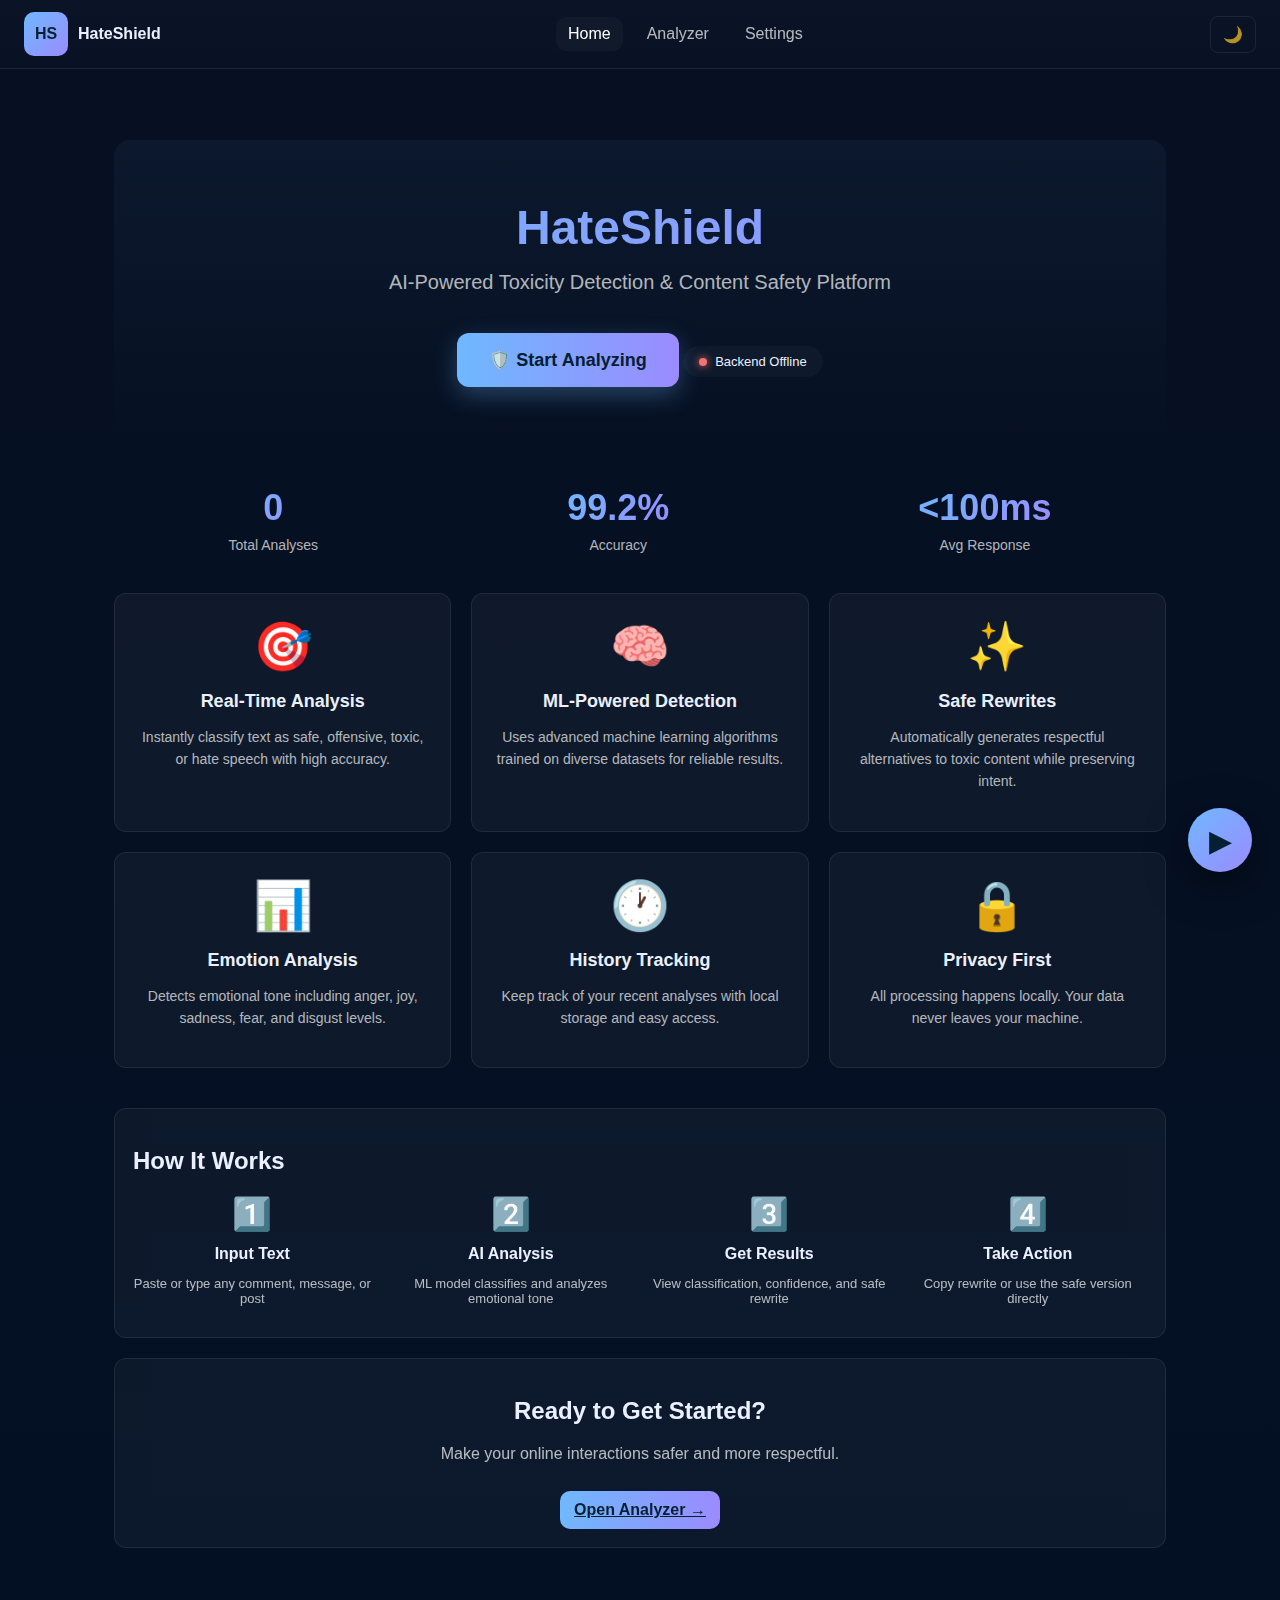
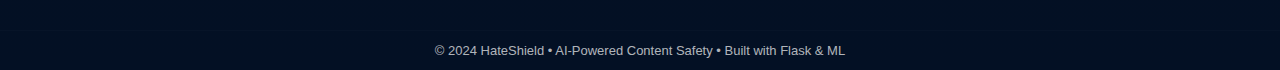
<file: frontend/index.html>
<!doctype html>
<html>
<head>
  <meta charset="utf-8" />
  <meta name="viewport" content="width=device-width,initial-scale=1" />
  <title>HateShield — AI-Powered Content Safety</title>
  <link rel="stylesheet" href="css/style.css">
  <link rel="stylesheet" href="css/animations.css">
  <style>
    .hero-section {
      text-align: center;
      padding: 60px 20px;
      background: linear-gradient(180deg, rgba(111,184,255,0.05), transparent);
      border-radius: 16px;
      margin: 20px 0;
    }
    
    .hero-title {
      font-size: 48px;
      font-weight: 800;
      margin: 0;
      background: linear-gradient(135deg, var(--accent), var(--accent2));
      -webkit-background-clip: text;
      -webkit-text-fill-color: transparent;
      background-clip: text;
    }
    
    .hero-subtitle {
      font-size: 20px;
      color: var(--muted);
      margin: 16px 0 32px;
    }
    
    .cta-button {
      background: linear-gradient(90deg, var(--accent), var(--accent2));
      color: #052033;
      padding: 16px 32px;
      border-radius: 12px;
      border: none;
      cursor: pointer;
      font-weight: 700;
      font-size: 18px;
      text-decoration: none;
      display: inline-block;
      transition: transform 0.2s, box-shadow 0.2s;
      box-shadow: 0 8px 24px rgba(111,184,255,0.3);
    }
    
    .cta-button:hover {
      transform: translateY(-2px);
      box-shadow: 0 12px 32px rgba(111,184,255,0.4);
    }
    
    .features-grid {
      display: grid;
      grid-template-columns: repeat(auto-fit, minmax(280px, 1fr));
      gap: 20px;
      margin: 40px 0;
    }
    
    .feature-card {
      background: var(--glass-bg);
      border: 1px solid var(--glass-border);
      padding: 24px;
      border-radius: 12px;
      text-align: center;
      transition: all 0.3s;
    }
    
    .feature-card:hover {
      transform: translateY(-4px);
      border-color: var(--accent);
      background: rgba(255,255,255,0.06);
    }
    
    .feature-icon {
      font-size: 48px;
      margin-bottom: 16px;
    }
    
    .feature-title {
      font-size: 18px;
      font-weight: 700;
      margin: 12px 0;
    }
    
    .feature-desc {
      color: var(--muted);
      font-size: 14px;
      line-height: 1.6;
    }
    
    .stats-row {
      display: flex;
      justify-content: space-around;
      margin: 40px 0;
      flex-wrap: wrap;
      gap: 20px;
    }
    
    .stat-item {
      text-align: center;
    }
    
    .stat-number {
      font-size: 36px;
      font-weight: 800;
      background: linear-gradient(135deg, var(--accent), var(--accent2));
      -webkit-background-clip: text;
      -webkit-text-fill-color: transparent;
      background-clip: text;
    }
    
    .stat-label {
      color: var(--muted);
      font-size: 14px;
      margin-top: 8px;
    }
    
    .status-indicator {
      display: inline-flex;
      align-items: center;
      gap: 8px;
      padding: 8px 16px;
      background: rgba(255,255,255,0.03);
      border-radius: 20px;
      font-size: 13px;
      margin-top: 20px;
    }
    
    .status-dot {
      width: 8px;
      height: 8px;
      border-radius: 50%;
      background: #4ade80;
      box-shadow: 0 0 8px #4ade80;
      animation: pulse 2s infinite;
    }
    
    @keyframes pulse {
      0%, 100% { opacity: 1; }
      50% { opacity: 0.5; }
    }
    
    .status-dot.offline {
      background: #f87171;
      box-shadow: 0 0 8px #f87171;
    }
  </style>
</head>
<body class="fade-in">
  <nav class="glass-nav">
    <div class="logo" onclick="location.href='index.html'">
      <div class="logo-mark">HS</div><div class="logo-text">HateShield</div>
    </div>
    <div class="nav-center">
      <a class="nav-link active" href="index.html">Home</a>
      <a class="nav-link" href="dashboard.html">Analyzer</a>
      <a class="nav-link" href="settings.html">Settings</a>
    </div>
    <div class="nav-right">
      <button id="themeToggle" class="icon-btn" onclick="toggleTheme()">🌙</button>
    </div>
  </nav>

  <main class="container">
    <div class="hero-section fade-in">
      <h1 class="hero-title">HateShield</h1>
      <p class="hero-subtitle">AI-Powered Toxicity Detection & Content Safety Platform</p>
      <a href="dashboard.html" class="cta-button">🛡️ Start Analyzing</a>
      
      <div class="status-indicator" id="backendStatus">
        <span class="status-dot offline" id="statusDot"></span>
        <span id="statusText">Checking backend...</span>
      </div>
    </div>

    <div class="stats-row slide-up">
      <div class="stat-item">
        <div class="stat-number" id="totalAnalyses">0</div>
        <div class="stat-label">Total Analyses</div>
      </div>
      <div class="stat-item">
        <div class="stat-number">99.2%</div>
        <div class="stat-label">Accuracy</div>
      </div>
      <div class="stat-item">
        <div class="stat-number">&lt;100ms</div>
        <div class="stat-label">Avg Response</div>
      </div>
    </div>

    <section class="features-grid slide-up">
      <div class="feature-card">
        <div class="feature-icon">🎯</div>
        <h3 class="feature-title">Real-Time Analysis</h3>
        <p class="feature-desc">Instantly classify text as safe, offensive, toxic, or hate speech with high accuracy.</p>
      </div>

      <div class="feature-card">
        <div class="feature-icon">🧠</div>
        <h3 class="feature-title">ML-Powered Detection</h3>
        <p class="feature-desc">Uses advanced machine learning algorithms trained on diverse datasets for reliable results.</p>
      </div>

      <div class="feature-card">
        <div class="feature-icon">✨</div>
        <h3 class="feature-title">Safe Rewrites</h3>
        <p class="feature-desc">Automatically generates respectful alternatives to toxic content while preserving intent.</p>
      </div>

      <div class="feature-card">
        <div class="feature-icon">📊</div>
        <h3 class="feature-title">Emotion Analysis</h3>
        <p class="feature-desc">Detects emotional tone including anger, joy, sadness, fear, and disgust levels.</p>
      </div>

      <div class="feature-card">
        <div class="feature-icon">🕐</div>
        <h3 class="feature-title">History Tracking</h3>
        <p class="feature-desc">Keep track of your recent analyses with local storage and easy access.</p>
      </div>

      <div class="feature-card">
        <div class="feature-icon">🔒</div>
        <h3 class="feature-title">Privacy First</h3>
        <p class="feature-desc">All processing happens locally. Your data never leaves your machine.</p>
      </div>
    </section>

    <section class="glass-card slide-up" style="margin-top: 40px;">
      <h2>How It Works</h2>
      <div style="display: grid; grid-template-columns: repeat(auto-fit, minmax(200px, 1fr)); gap: 20px; margin-top: 20px;">
        <div style="text-align: center;">
          <div style="font-size: 32px; margin-bottom: 12px;">1️⃣</div>
          <h4 style="margin: 8px 0;">Input Text</h4>
          <p class="muted" style="font-size: 13px;">Paste or type any comment, message, or post</p>
        </div>
        <div style="text-align: center;">
          <div style="font-size: 32px; margin-bottom: 12px;">2️⃣</div>
          <h4 style="margin: 8px 0;">AI Analysis</h4>
          <p class="muted" style="font-size: 13px;">ML model classifies and analyzes emotional tone</p>
        </div>
        <div style="text-align: center;">
          <div style="font-size: 32px; margin-bottom: 12px;">3️⃣</div>
          <h4 style="margin: 8px 0;">Get Results</h4>
          <p class="muted" style="font-size: 13px;">View classification, confidence, and safe rewrite</p>
        </div>
        <div style="text-align: center;">
          <div style="font-size: 32px; margin-bottom: 12px;">4️⃣</div>
          <h4 style="margin: 8px 0;">Take Action</h4>
          <p class="muted" style="font-size: 13px;">Copy rewrite or use the safe version directly</p>
        </div>
      </div>
    </section>

    <section class="glass-card slide-up" style="margin-top: 20px; text-align: center;">
      <h2>Ready to Get Started?</h2>
      <p class="muted" style="margin: 16px 0;">Make your online interactions safer and more respectful.</p>
      <a href="dashboard.html" class="primary-btn" style="margin-top: 12px; display: inline-block;">
        Open Analyzer →
      </a>
    </section>
  </main>

  <footer class="glass-footer">© 2024 HateShield • AI-Powered Content Safety • Built with Flask & ML</footer>

  <button class="fab" onclick="location.href='dashboard.html'">▶</button>

  <script>
    // Check backend status
    async function checkBackend() {
      const statusDot = document.getElementById('statusDot');
      const statusText = document.getElementById('statusText');
      
      try {
        const resp = await fetch('http://127.0.0.1:5000/');
        if (resp.ok) {
          statusDot.classList.remove('offline');
          statusText.textContent = 'Backend Online';
        } else {
          throw new Error('Backend not responding');
        }
      } catch (e) {
        statusDot.classList.add('offline');
        statusText.textContent = 'Backend Offline';
      }
    }

    // Load stats
    function loadStats() {
      const history = JSON.parse(localStorage.getItem('hs_history') || '[]');
      document.getElementById('totalAnalyses').textContent = history.length;
    }

    function toggleTheme() {
      document.documentElement.classList.toggle('light-theme');
      const icon = document.getElementById('themeToggle');
      icon.textContent = document.documentElement.classList.contains('light-theme') ? '☀️' : '🌙';
    }

    // Initialize
    document.addEventListener('DOMContentLoaded', () => {
      checkBackend();
      loadStats();
      setInterval(checkBackend, 5000); // Check every 5 seconds
    });
  </script>
</body>
</html>
</file>
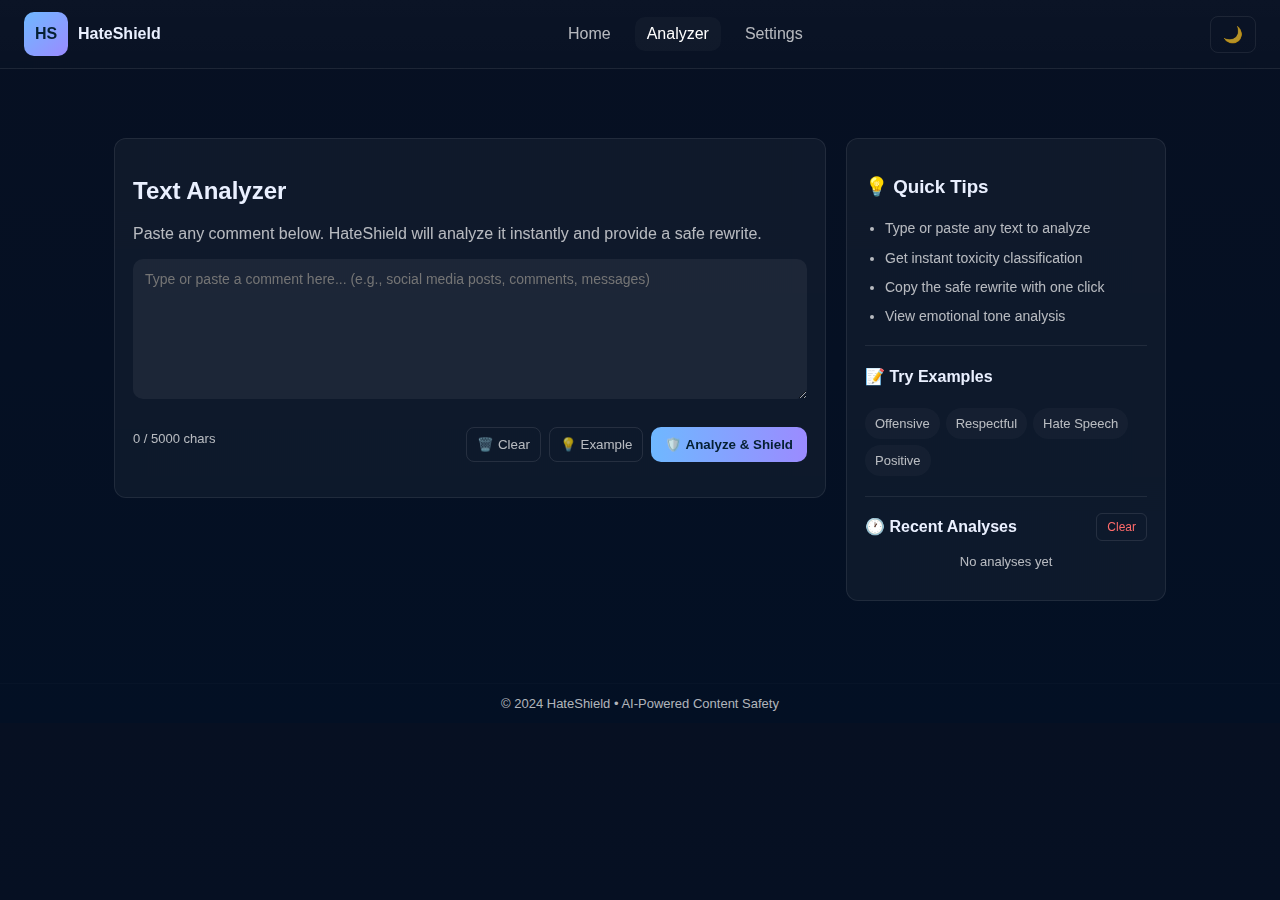
<file: frontend/dashboard.html>
<!doctype html>
<html>
<head>
  <meta charset="utf-8" />
  <meta name="viewport" content="width=device-width,initial-scale=1" />
  <title>HateShield — Analyzer</title>
  <link rel="stylesheet" href="css/style.css">
  <link rel="stylesheet" href="css/animations.css">
  <style>
    /* Enhanced UX improvements */
    .input-wrapper {
      position: relative;
    }
    
    .char-limit-warning {
      color: #ff9966;
      font-weight: 600;
    }
    
    .char-limit-error {
      color: #ff6b6b;
      font-weight: 600;
    }
    
    .quick-actions {
      display: flex;
      gap: 8px;
      margin-top: 12px;
    }
    
    .result-block {
      animation: slideUp 0.3s ease-out;
    }
    
    .classification-badge {
      display: inline-flex;
      align-items: center;
      gap: 6px;
    }
    
    .classification-badge::before {
      content: '';
      width: 8px;
      height: 8px;
      border-radius: 50%;
      display: inline-block;
    }
    
    .badge-safe::before {
      background: #4ade80;
      box-shadow: 0 0 8px #4ade80;
    }
    
    .badge-offensive::before {
      background: #fbbf24;
      box-shadow: 0 0 8px #fbbf24;
    }
    
    .badge-toxic::before,
    .badge-hate_speech::before {
      background: #f87171;
      box-shadow: 0 0 8px #f87171;
    }
    
    .emotion-bar {
      margin: 16px 0;
      padding: 12px;
      background: rgba(0,0,0,0.2);
      border-radius: 8px;
    }
    
    .emotion-item {
      display: flex;
      align-items: center;
      margin: 8px 0;
      gap: 12px;
    }
    
    .emotion-label {
      min-width: 80px;
      font-size: 13px;
      color: var(--muted);
    }
    
    .emotion-progress {
      flex: 1;
      height: 8px;
      background: rgba(255,255,255,0.05);
      border-radius: 4px;
      overflow: hidden;
      position: relative;
    }
    
    .emotion-fill {
      height: 100%;
      border-radius: 4px;
      transition: width 0.8s cubic-bezier(0.4, 0, 0.2, 1);
      width: 0%;
    }
    
    .emotion-value {
      min-width: 45px;
      text-align: right;
      font-size: 13px;
      font-weight: 700;
    }
    
    .copy-feedback {
      position: fixed;
      bottom: 80px;
      right: 28px;
      background: linear-gradient(135deg, var(--accent), var(--accent2));
      color: #052033;
      padding: 12px 20px;
      border-radius: 8px;
      font-weight: 600;
      box-shadow: 0 8px 24px rgba(0,0,0,0.3);
      animation: slideUp 0.3s ease-out;
      z-index: 50;
    }
    
    .loading-spinner {
      display: inline-block;
      width: 14px;
      height: 14px;
      border: 2px solid rgba(5,32,51,0.3);
      border-top-color: #052033;
      border-radius: 50%;
      animation: spin 0.6s linear infinite;
    }
    
    @keyframes spin {
      to { transform: rotate(360deg); }
    }
    
    .history-section {
      margin-top: 20px;
      padding-top: 16px;
      border-top: 1px solid var(--glass-border);
    }
    
    .history-item {
      background: rgba(255,255,255,0.02);
      padding: 10px;
      border-radius: 8px;
      margin: 8px 0;
      cursor: pointer;
      transition: all 0.2s;
      border: 1px solid transparent;
    }
    
    .history-item:hover {
      background: rgba(255,255,255,0.05);
      border-color: var(--glass-border);
    }
    
    .history-item-text {
      font-size: 13px;
      color: var(--muted);
      overflow: hidden;
      text-overflow: ellipsis;
      white-space: nowrap;
    }
    
    .history-item-badge {
      font-size: 11px;
      padding: 3px 8px;
      border-radius: 12px;
      background: rgba(255,255,255,0.05);
      display: inline-block;
      margin-top: 4px;
    }
    
    .clear-btn {
      background: transparent;
      border: 1px solid rgba(255,255,255,0.1);
      color: #ff6b6b;
      padding: 6px 10px;
      border-radius: 6px;
      cursor: pointer;
      font-size: 12px;
      transition: all 0.2s;
    }
    
    .clear-btn:hover {
      background: rgba(255,107,107,0.1);
      border-color: #ff6b6b;
    }

    /* Light theme specific styles */
    .light-theme .emotion-bar {
      background: rgba(0,0,0,0.05);
    }
    
    .light-theme .emotion-progress {
      background: rgba(0,0,0,0.1);
    }

    .light-theme .history-item {
      background: rgba(0,0,0,0.02);
    }

    .light-theme .history-item:hover {
      background: rgba(0,0,0,0.05);
    }
  </style>
</head>
<body class="slide-up">
  <nav class="glass-nav">
    <div class="logo" onclick="location.href='index.html'"><div class="logo-mark">HS</div><div class="logo-text">HateShield</div></div>
    <div class="nav-center">
      <a class="nav-link" href="index.html">Home</a>
      <a class="nav-link active" href="dashboard.html">Analyzer</a>
      <a class="nav-link" href="settings.html">Settings</a>
    </div>
    <div class="nav-right">
      <button id="themeToggle" class="icon-btn" onclick="toggleTheme()">🌙</button>
    </div>
  </nav>

  <main class="container">
    <div class="page-grid">
      <section class="glass-card big-card">
        <h2>Text Analyzer</h2>
        <p class="muted">Paste any comment below. HateShield will analyze it instantly and provide a safe rewrite.</p>
        
        <div class="input-wrapper">
          <textarea 
            id="inputText" 
            placeholder="Type or paste a comment here... (e.g., social media posts, comments, messages)"
            maxlength="5000"
          ></textarea>
        </div>

        <div class="controls">
          <div>
            <span class="charcount" id="charcount">0 / 5000 chars</span>
          </div>
          <div class="quick-actions">
            <button class="outline-btn" onclick="clearText()" title="Clear text">
              🗑️ Clear
            </button>
            <button class="outline-btn" onclick="setExampleText('You are so dumb and useless!')">
              💡 Example
            </button>
            <button class="primary-btn" id="analyzeBtn" onclick="analyzeComment()">
              🛡️ Analyze & Shield
            </button>
          </div>
        </div>

        <div id="analysisResult" class="result-block visually-hidden">
          <div class="result-head">
            <div class="classification-badge badge" id="resultBadge">SAFE</div>
            <div class="muted" id="resultMeta">Confidence: 0% • Processed in 0ms</div>
          </div>

          <div class="result-body">
            <div id="emotionBar" class="emotion-bar">
              <h4 style="margin: 0 0 12px 0; font-size: 14px;">Emotional Analysis</h4>
              <div class="emotion-item">
                <span class="emotion-label">😠 Anger</span>
                <div class="emotion-progress">
                  <div class="emotion-fill" id="anger-fill" style="background: #f87171;"></div>
                </div>
                <span class="emotion-value" id="anger-value">0%</span>
              </div>
              <div class="emotion-item">
                <span class="emotion-label">😊 Joy</span>
                <div class="emotion-progress">
                  <div class="emotion-fill" id="joy-fill" style="background: #4ade80;"></div>
                </div>
                <span class="emotion-value" id="joy-value">0%</span>
              </div>
              <div class="emotion-item">
                <span class="emotion-label">😢 Sadness</span>
                <div class="emotion-progress">
                  <div class="emotion-fill" id="sadness-fill" style="background: #60a5fa;"></div>
                </div>
                <span class="emotion-value" id="sadness-value">0%</span>
              </div>
              <div class="emotion-item">
                <span class="emotion-label">😨 Fear</span>
                <div class="emotion-progress">
                  <div class="emotion-fill" id="fear-fill" style="background: #a78bfa;"></div>
                </div>
                <span class="emotion-value" id="fear-value">0%</span>
              </div>
              <div class="emotion-item">
                <span class="emotion-label">🤢 Disgust</span>
                <div class="emotion-progress">
                  <div class="emotion-fill" id="disgust-fill" style="background: #34d399;"></div>
                </div>
                <span class="emotion-value" id="disgust-value">0%</span>
              </div>
            </div>
            
            <div class="rewrite-section">
              <h4>✨ Safe Rewrite</h4>
              <div id="rewrittenText" class="rewritten"></div>
              <div class="rewrite-actions">
                <button class="outline-btn" onclick="copyRewrite()">📋 Copy Rewrite</button>
                <button class="outline-btn" onclick="useRewrite()">✏️ Use This Version</button>
              </div>
            </div>
          </div>
        </div>
      </section>

      <aside class="glass-card side-card">
        <h3>💡 Quick Tips</h3>
        <ul class="tips">
          <li>Type or paste any text to analyze</li>
          <li>Get instant toxicity classification</li>
          <li>Copy the safe rewrite with one click</li>
          <li>View emotional tone analysis</li>
        </ul>
        
        <hr />
        
        <h4>📝 Try Examples</h4>
        <div class="example-list">
          <button class="chip" onclick="setExampleText('You are so dumb and useless!')">Offensive</button>
          <button class="chip" onclick="setExampleText('I disagree with your approach, but good effort.')">Respectful</button>
          <button class="chip" onclick="setExampleText('People like you do not belong here.')">Hate Speech</button>
          <button class="chip" onclick="setExampleText('Great work on this project!')">Positive</button>
        </div>

        <div class="history-section">
          <div style="display: flex; justify-content: space-between; align-items: center; margin-bottom: 8px;">
            <h4 style="margin: 0;">🕐 Recent Analyses</h4>
            <button class="clear-btn" onclick="clearHistory()">Clear</button>
          </div>
          <div id="historyList">
            <p class="muted" style="font-size: 13px; text-align: center;">No analyses yet</p>
          </div>
        </div>
      </aside>
    </div>
  </main>
  
  <footer class="glass-footer">© 2024 HateShield • AI-Powered Content Safety</footer>

  <script>
    // Load theme on page load
    window.addEventListener('DOMContentLoaded', () => {
      loadTheme();
      updateCharCount();
      loadHistory();
    });

    function loadTheme() {
      const settings = getSettings();
      const isDark = settings.darkMode !== false;
      applyTheme(isDark);
    }

    function getSettings() {
      try {
        const saved = localStorage.getItem('hs_settings');
        return saved ? JSON.parse(saved) : { darkMode: true };
      } catch (e) {
        return { darkMode: true };
      }
    }

    function applyTheme(isDark) {
      const themeBtn = document.getElementById('themeToggle');
      if (isDark) {
        document.documentElement.classList.remove('light-theme');
        document.body.classList.remove('light-theme');
        if (themeBtn) themeBtn.textContent = '🌙';
      } else {
        document.documentElement.classList.add('light-theme');
        document.body.classList.add('light-theme');
        if (themeBtn) themeBtn.textContent = '☀️';
      }
    }

    function toggleTheme() {
      const isLight = document.documentElement.classList.contains('light-theme');
      const newIsDark = isLight;
      
      applyTheme(newIsDark);
      
      // Save setting
      const settings = getSettings();
      settings.darkMode = newIsDark;
      localStorage.setItem('hs_settings', JSON.stringify(settings));
      
      showFeedback(newIsDark ? '🌙 Dark mode enabled' : '☀️ Light mode enabled');
    }

    // Enhanced API call with better UX
    async function analyzeComment() {
      const textEl = document.getElementById('inputText');
      const resultBox = document.getElementById('analysisResult');
      const badge = document.getElementById('resultBadge');
      const meta = document.getElementById('resultMeta');
      const rewritten = document.getElementById('rewrittenText');
      const analyzeBtn = document.getElementById('analyzeBtn');

      const text = textEl.value.trim();
      if (!text) { 
        showFeedback('⚠️ Please enter text to analyze', 'warning');
        return; 
      }

      analyzeBtn.disabled = true;
      analyzeBtn.innerHTML = '<span class="loading-spinner"></span> Analyzing...';

      // Reset emotion bars
      resetEmotions();

      try {
        const settings = getSettings();
        const backendUrl = settings.backendUrl || 'http://127.0.0.1:5000';
        
        const resp = await fetch(backendUrl + '/analyze', {
          method:'POST',
          headers:{'Content-Type':'application/json'},
          body: JSON.stringify({ text })
        });
        
        if (!resp.ok) throw new Error('Network response was not ok');
        const data = await resp.json();

        // Update badge with classification class
        const classification = (data.classification || 'safe').toLowerCase();
        badge.innerText = classification.toUpperCase().replace('_', ' ');
        badge.className = `classification-badge badge badge-${classification}`;
        
        meta.innerText = `Confidence: ${data.confidence}% • Processed in ${data.processing_time_ms || 0}ms`;
        rewritten.innerText = data.rewritten_text || '';
        
        // Update emotions with smooth animation
        if (data.emotions) {
          setTimeout(() => updateEmotions(data.emotions), 100);
        }
        
        resultBox.classList.remove('visually-hidden');
        
        // Save to history
        saveToHistory(text, classification, data.confidence);
        
        // Smooth scroll to results
        setTimeout(() => {
          resultBox.scrollIntoView({ behavior: 'smooth', block: 'nearest' });
        }, 100);
        
      } catch (e) {
        showFeedback('❌ Failed to connect to backend. Is it running on http://127.0.0.1:5000?', 'error');
        console.error(e);
      } finally {
        analyzeBtn.disabled = false;
        analyzeBtn.innerHTML = '🛡️ Analyze & Shield';
      }
    }

    function resetEmotions() {
      const emotions = ['anger', 'joy', 'sadness', 'fear', 'disgust'];
      emotions.forEach(emotion => {
        const fill = document.getElementById(`${emotion}-fill`);
        const valueEl = document.getElementById(`${emotion}-value`);
        if (fill) fill.style.width = '0%';
        if (valueEl) valueEl.textContent = '0%';
      });
    }

    function updateEmotions(emotions) {
      const emotionTypes = ['anger', 'joy', 'sadness', 'fear', 'disgust'];
      emotionTypes.forEach(emotion => {
        const value = emotions[emotion] || 0;
        const fill = document.getElementById(`${emotion}-fill`);
        const valueEl = document.getElementById(`${emotion}-value`);
        
        if (fill && valueEl) {
          // Ensure the element is visible first
          fill.style.transition = 'none';
          fill.style.width = '0%';
          
          // Force reflow
          fill.offsetHeight;
          
          // Now animate
          fill.style.transition = 'width 0.8s cubic-bezier(0.4, 0, 0.2, 1)';
          fill.style.width = value + '%';
          valueEl.textContent = value + '%';
        }
      });
    }

    function clearText() {
      const el = document.getElementById('inputText');
      if (el) {
        el.value = '';
        updateCharCount();
      }
      document.getElementById('analysisResult').classList.add('visually-hidden');
    }

    function setExampleText(txt) {
      const el = document.getElementById('inputText');
      if (el) {
        el.value = txt;
        updateCharCount();
      }
    }

    function copyRewrite() {
      const txt = document.getElementById('rewrittenText')?.innerText || '';
      if (!txt) return;
      
      navigator.clipboard.writeText(txt).then(() => {
        showFeedback('✅ Copied to clipboard!');
      }).catch(err => {
        console.error('Copy failed:', err);
        showFeedback('❌ Failed to copy', 'error');
      });
    }

    function useRewrite() {
      const txt = document.getElementById('rewrittenText')?.innerText || '';
      if (!txt) return;
      
      const el = document.getElementById('inputText');
      if (el) {
        el.value = txt;
        updateCharCount();
        showFeedback('✅ Text replaced with safe version!');
      }
    }

    function showFeedback(message, type = 'success') {
      const existing = document.querySelector('.copy-feedback');
      if (existing) existing.remove();
      
      const feedback = document.createElement('div');
      feedback.className = 'copy-feedback';
      feedback.textContent = message;
      
      if (type === 'warning') {
        feedback.style.background = '#fbbf24';
      } else if (type === 'error') {
        feedback.style.background = '#f87171';
        feedback.style.color = '#fff';
      }
      
      document.body.appendChild(feedback);
      
      setTimeout(() => {
        feedback.style.opacity = '0';
        feedback.style.transform = 'translateY(10px)';
        setTimeout(() => feedback.remove(), 300);
      }, 2500);
    }

    function updateCharCount() {
      const input = document.getElementById('inputText');
      const counter = document.getElementById('charcount');
      if (!input || !counter) return;
      
      const len = input.value.length;
      const max = 5000;
      counter.textContent = `${len} / ${max} chars`;
      
      if (len > max * 0.9) {
        counter.className = 'charcount char-limit-warning';
      } else if (len >= max) {
        counter.className = 'charcount char-limit-error';
      } else {
        counter.className = 'charcount';
      }
    }

    function saveToHistory(text, classification, confidence) {
      let history = JSON.parse(localStorage.getItem('hs_history') || '[]');
      history.unshift({
        text: text.substring(0, 100),
        classification,
        confidence,
        timestamp: Date.now()
      });
      
      // Keep only last 5
      history = history.slice(0, 5);
      localStorage.setItem('hs_history', JSON.stringify(history));
      loadHistory();
    }

    function loadHistory() {
      const history = JSON.parse(localStorage.getItem('hs_history') || '[]');
      const container = document.getElementById('historyList');
      
      if (history.length === 0) {
        container.innerHTML = '<p class="muted" style="font-size: 13px; text-align: center;">No analyses yet</p>';
        return;
      }
      
      container.innerHTML = history.map(item => `
        <div class="history-item" onclick="setExampleText('${item.text.replace(/'/g, "\\'")}')">
          <div class="history-item-text">${item.text}...</div>
          <span class="history-item-badge">${item.classification.toUpperCase()}</span>
        </div>
      `).join('');
    }

    function clearHistory() {
      if (confirm('Clear all analysis history?')) {
        localStorage.removeItem('hs_history');
        loadHistory();
        showFeedback('🗑️ History cleared');
      }
    }

    // Initialize
    document.addEventListener('DOMContentLoaded', () => {
      const input = document.getElementById('inputText');
      if (input) {
        input.addEventListener('input', updateCharCount);
        
        // Enter to analyze (Ctrl+Enter)
        input.addEventListener('keydown', (e) => {
          if (e.ctrlKey && e.key === 'Enter') {
            analyzeComment();
          }
        });
      }
      
      loadHistory();
      updateCharCount();
    });
  </script>
</body>
</html>
</file>
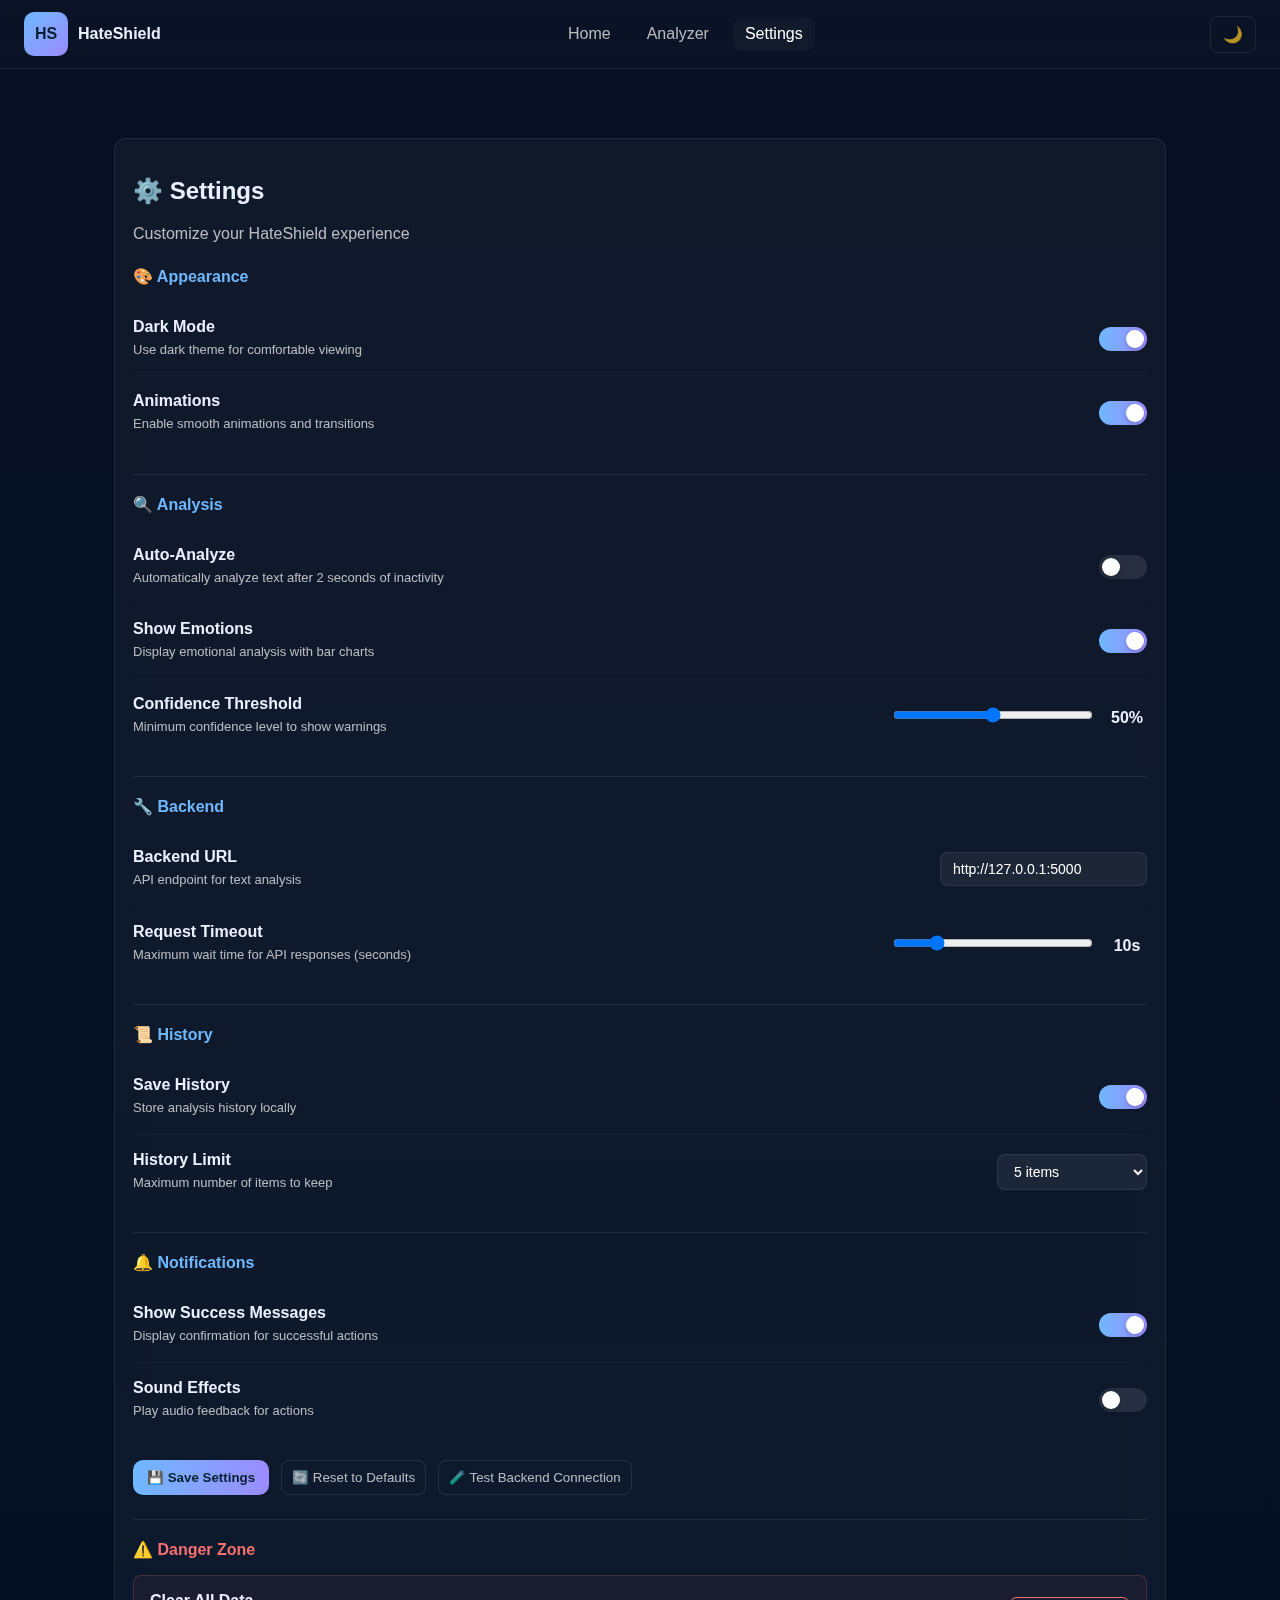
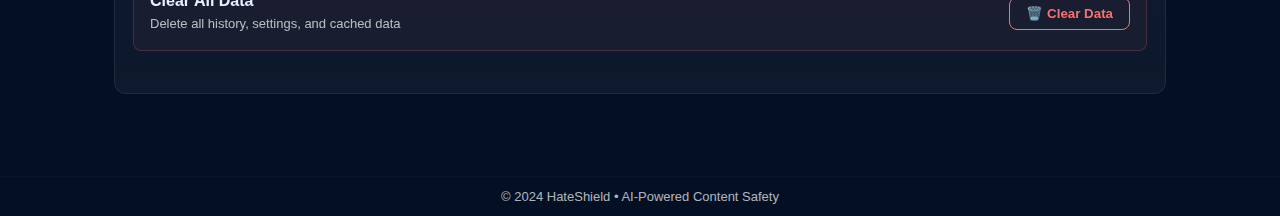
<file: frontend/settings.html>
<!doctype html>
<html>
<head>
  <meta charset="utf-8" />
  <meta name="viewport" content="width=device-width,initial-scale=1" />
  <title>HateShield — Settings</title>
  <link rel="stylesheet" href="css/style.css">
  <link rel="stylesheet" href="css/animations.css">
  <style>
    .settings-section {
      margin: 24px 0;
      padding-top: 20px;
      border-top: 1px solid var(--glass-border);
    }
    
    .settings-section:first-of-type {
      border-top: none;
      padding-top: 0;
    }
    
    .section-title {
      font-size: 16px;
      font-weight: 700;
      margin-bottom: 16px;
      color: var(--accent);
    }
    
    .setting-item {
      display: flex;
      justify-content: space-between;
      align-items: center;
      padding: 16px 0;
      border-bottom: 1px solid rgba(255,255,255,0.03);
    }
    
    .setting-item:last-child {
      border-bottom: none;
    }
    
    .setting-info {
      flex: 1;
    }
    
    .setting-label {
      font-weight: 600;
      margin-bottom: 4px;
    }
    
    .setting-description {
      font-size: 13px;
      color: var(--muted);
      line-height: 1.5;
    }
    
    .setting-control {
      margin-left: 20px;
    }
    
    .toggle-switch {
      position: relative;
      width: 48px;
      height: 24px;
      background: rgba(255,255,255,0.1);
      border-radius: 12px;
      cursor: pointer;
      transition: background 0.3s;
    }
    
    .toggle-switch.active {
      background: linear-gradient(90deg, var(--accent), var(--accent2));
    }
    
    .toggle-slider {
      position: absolute;
      width: 18px;
      height: 18px;
      background: white;
      border-radius: 50%;
      top: 3px;
      left: 3px;
      transition: transform 0.3s;
      box-shadow: 0 2px 4px rgba(0,0,0,0.2);
    }
    
    .toggle-switch.active .toggle-slider {
      transform: translateX(24px);
    }
    
    .input-field {
      background: rgba(255,255,255,0.06);
      border: 1px solid var(--glass-border);
      color: #fff;
      padding: 8px 12px;
      border-radius: 8px;
      font-size: 14px;
      min-width: 200px;
    }
    
    .input-field:focus {
      outline: 2px solid var(--accent);
      outline-offset: 2px;
    }
    
    .select-field {
      background: rgba(255,255,255,0.06);
      border: 1px solid var(--glass-border);
      color: #fff;
      padding: 8px 12px;
      border-radius: 8px;
      cursor: pointer;
      font-size: 14px;
      min-width: 150px;
    }
    
    .range-slider {
      width: 200px;
      margin-left: 12px;
    }
    
    .range-value {
      display: inline-block;
      min-width: 40px;
      text-align: center;
      font-weight: 600;
      margin-left: 8px;
    }
    
    .button-group {
      display: flex;
      gap: 12px;
      margin-top: 24px;
    }
    
    .success-message {
      background: rgba(74, 222, 128, 0.1);
      border: 1px solid rgba(74, 222, 128, 0.3);
      color: #4ade80;
      padding: 12px 16px;
      border-radius: 8px;
      margin-top: 16px;
      display: none;
      animation: slideUp 0.3s ease-out;
    }
    
    .success-message.show {
      display: block;
    }
    
    .danger-zone {
      background: rgba(248, 113, 113, 0.05);
      border: 1px solid rgba(248, 113, 113, 0.2);
      padding: 16px;
      border-radius: 8px;
      margin-top: 16px;
    }
    
    .danger-btn {
      background: transparent;
      border: 1px solid #f87171;
      color: #f87171;
      padding: 8px 16px;
      border-radius: 8px;
      cursor: pointer;
      font-weight: 600;
      transition: all 0.2s;
    }
    
    .danger-btn:hover {
      background: rgba(248, 113, 113, 0.1);
    }
  </style>
</head>
<body class="fade-in">
  <nav class="glass-nav">
    <div class="logo" onclick="location.href='index.html'">
      <div class="logo-mark">HS</div>
      <div class="logo-text">HateShield</div>
    </div>
    <div class="nav-center">
      <a class="nav-link" href="index.html">Home</a>
      <a class="nav-link" href="dashboard.html">Analyzer</a>
      <a class="nav-link active" href="settings.html">Settings</a>
    </div>
    <div class="nav-right">
      <button id="themeToggle" class="icon-btn" onclick="toggleTheme()">🌙</button>
    </div>
  </nav>

  <main class="container">
    <section class="glass-card">
      <h2>⚙️ Settings</h2>
      <p class="muted">Customize your HateShield experience</p>

      <!-- Appearance Settings -->
      <div class="settings-section">
        <div class="section-title">🎨 Appearance</div>
        
        <div class="setting-item">
          <div class="setting-info">
            <div class="setting-label">Dark Mode</div>
            <div class="setting-description">Use dark theme for comfortable viewing</div>
          </div>
          <div class="setting-control">
            <div class="toggle-switch active" id="darkModeToggle" onclick="toggleSetting('darkMode')">
              <div class="toggle-slider"></div>
            </div>
          </div>
        </div>

        <div class="setting-item">
          <div class="setting-info">
            <div class="setting-label">Animations</div>
            <div class="setting-description">Enable smooth animations and transitions</div>
          </div>
          <div class="setting-control">
            <div class="toggle-switch active" id="animationsToggle" onclick="toggleSetting('animations')">
              <div class="toggle-slider"></div>
            </div>
          </div>
        </div>
      </div>

      <!-- Analysis Settings -->
      <div class="settings-section">
        <div class="section-title">🔍 Analysis</div>
        
        <div class="setting-item">
          <div class="setting-info">
            <div class="setting-label">Auto-Analyze</div>
            <div class="setting-description">Automatically analyze text after 2 seconds of inactivity</div>
          </div>
          <div class="setting-control">
            <div class="toggle-switch" id="autoAnalyzeToggle" onclick="toggleSetting('autoAnalyze')">
              <div class="toggle-slider"></div>
            </div>
          </div>
        </div>

        <div class="setting-item">
          <div class="setting-info">
            <div class="setting-label">Show Emotions</div>
            <div class="setting-description">Display emotional analysis with bar charts</div>
          </div>
          <div class="setting-control">
            <div class="toggle-switch active" id="showEmotionsToggle" onclick="toggleSetting('showEmotions')">
              <div class="toggle-slider"></div>
            </div>
          </div>
        </div>

        <div class="setting-item">
          <div class="setting-info">
            <div class="setting-label">Confidence Threshold</div>
            <div class="setting-description">Minimum confidence level to show warnings</div>
          </div>
          <div class="setting-control">
            <input type="range" class="range-slider" id="confidenceThreshold" 
                   min="0" max="100" value="50" 
                   oninput="updateRangeValue('confidence', this.value)">
            <span class="range-value" id="confidenceValue">50%</span>
          </div>
        </div>
      </div>

      <!-- Backend Settings -->
      <div class="settings-section">
        <div class="section-title">🔧 Backend</div>
        
        <div class="setting-item">
          <div class="setting-info">
            <div class="setting-label">Backend URL</div>
            <div class="setting-description">API endpoint for text analysis</div>
          </div>
          <div class="setting-control">
            <input type="text" class="input-field" id="backendUrl" 
                   value="http://127.0.0.1:5000" 
                   placeholder="http://127.0.0.1:5000">
          </div>
        </div>

        <div class="setting-item">
          <div class="setting-info">
            <div class="setting-label">Request Timeout</div>
            <div class="setting-description">Maximum wait time for API responses (seconds)</div>
          </div>
          <div class="setting-control">
            <input type="range" class="range-slider" id="requestTimeout" 
                   min="5" max="30" value="10" 
                   oninput="updateRangeValue('timeout', this.value)">
            <span class="range-value" id="timeoutValue">10s</span>
          </div>
        </div>
      </div>

      <!-- History Settings -->
      <div class="settings-section">
        <div class="section-title">📜 History</div>
        
        <div class="setting-item">
          <div class="setting-info">
            <div class="setting-label">Save History</div>
            <div class="setting-description">Store analysis history locally</div>
          </div>
          <div class="setting-control">
            <div class="toggle-switch active" id="saveHistoryToggle" onclick="toggleSetting('saveHistory')">
              <div class="toggle-slider"></div>
            </div>
          </div>
        </div>

        <div class="setting-item">
          <div class="setting-info">
            <div class="setting-label">History Limit</div>
            <div class="setting-description">Maximum number of items to keep</div>
          </div>
          <div class="setting-control">
            <select class="select-field" id="historyLimit">
              <option value="5">5 items</option>
              <option value="10">10 items</option>
              <option value="20">20 items</option>
              <option value="50">50 items</option>
              <option value="100">100 items</option>
            </select>
          </div>
        </div>
      </div>

      <!-- Notification Settings -->
      <div class="settings-section">
        <div class="section-title">🔔 Notifications</div>
        
        <div class="setting-item">
          <div class="setting-info">
            <div class="setting-label">Show Success Messages</div>
            <div class="setting-description">Display confirmation for successful actions</div>
          </div>
          <div class="setting-control">
            <div class="toggle-switch active" id="showSuccessToggle" onclick="toggleSetting('showSuccess')">
              <div class="toggle-slider"></div>
            </div>
          </div>
        </div>

        <div class="setting-item">
          <div class="setting-info">
            <div class="setting-label">Sound Effects</div>
            <div class="setting-description">Play audio feedback for actions</div>
          </div>
          <div class="setting-control">
            <div class="toggle-switch" id="soundEffectsToggle" onclick="toggleSetting('soundEffects')">
              <div class="toggle-slider"></div>
            </div>
          </div>
        </div>
      </div>

      <!-- Save Buttons -->
      <div class="button-group">
        <button class="primary-btn" onclick="saveAllSettings()">💾 Save Settings</button>
        <button class="outline-btn" onclick="resetToDefaults()">🔄 Reset to Defaults</button>
        <button class="outline-btn" onclick="testBackend()">🧪 Test Backend Connection</button>
      </div>

      <div class="success-message" id="successMessage">
        ✅ Settings saved successfully!
      </div>

      <!-- Danger Zone -->
      <div class="settings-section">
        <div class="section-title" style="color: #f87171;">⚠️ Danger Zone</div>
        
        <div class="danger-zone">
          <div class="setting-item" style="border: none; padding: 0;">
            <div class="setting-info">
              <div class="setting-label">Clear All Data</div>
              <div class="setting-description">Delete all history, settings, and cached data</div>
            </div>
            <div class="setting-control">
              <button class="danger-btn" onclick="clearAllData()">🗑️ Clear Data</button>
            </div>
          </div>
        </div>
      </div>
    </section>
  </main>

  <footer class="glass-footer">© 2024 HateShield • AI-Powered Content Safety</footer>

  <script>
    // Load settings on page load
    document.addEventListener('DOMContentLoaded', () => {
      loadAllSettings();
    });

    function loadAllSettings() {
      const settings = getSettings();
      
      // Appearance
      updateToggle('darkModeToggle', settings.darkMode !== false);
      updateToggle('animationsToggle', settings.animations !== false);
      
      // Analysis
      updateToggle('autoAnalyzeToggle', settings.autoAnalyze === true);
      updateToggle('showEmotionsToggle', settings.showEmotions !== false);
      document.getElementById('confidenceThreshold').value = settings.confidenceThreshold || 50;
      updateRangeValue('confidence', settings.confidenceThreshold || 50);
      
      // Backend
      document.getElementById('backendUrl').value = settings.backendUrl || 'http://127.0.0.1:5000';
      document.getElementById('requestTimeout').value = settings.requestTimeout || 10;
      updateRangeValue('timeout', settings.requestTimeout || 10);
      
      // History
      updateToggle('saveHistoryToggle', settings.saveHistory !== false);
      document.getElementById('historyLimit').value = settings.historyLimit || 5;
      
      // Notifications
      updateToggle('showSuccessToggle', settings.showSuccess !== false);
      updateToggle('soundEffectsToggle', settings.soundEffects === true);
      
      // Apply theme immediately
      applyTheme(settings.darkMode !== false);
    }

    function getSettings() {
      const saved = localStorage.getItem('hs_settings');
      if (saved) {
        try {
          return JSON.parse(saved);
        } catch (e) {
          console.error('Failed to parse settings:', e);
          return getDefaultSettings();
        }
      }
      return getDefaultSettings();
    }

    function getDefaultSettings() {
      return {
        darkMode: true,
        animations: true,
        autoAnalyze: false,
        confidenceThreshold: 50,
        showEmotions: true,
        backendUrl: 'http://127.0.0.1:5000',
        requestTimeout: 10,
        saveHistory: true,
        historyLimit: 5,
        showSuccess: true,
        soundEffects: false
      };
    }

    function updateToggle(id, isActive) {
      const toggle = document.getElementById(id);
      if (toggle) {
        if (isActive) {
          toggle.classList.add('active');
        } else {
          toggle.classList.remove('active');
        }
      }
    }

    function toggleSetting(settingName) {
      const toggleId = settingName + 'Toggle';
      const toggle = document.getElementById(toggleId);
      if (!toggle) return;
      
      const isActive = toggle.classList.contains('active');
      
      if (isActive) {
        toggle.classList.remove('active');
      } else {
        toggle.classList.add('active');
      }
      
      // Special handling for theme
      if (settingName === 'darkMode') {
        applyTheme(!isActive);
      }
    }

    function applyTheme(isDark) {
      const themeBtn = document.getElementById('themeToggle');
      if (isDark) {
        document.documentElement.classList.remove('light-theme');
        if (themeBtn) themeBtn.textContent = '🌙';
      } else {
        document.documentElement.classList.add('light-theme');
        if (themeBtn) themeBtn.textContent = '☀️';
      }
    }

    function toggleTheme() {
      const isDark = !document.documentElement.classList.contains('light-theme');
      applyTheme(isDark);
      updateToggle('darkModeToggle', isDark);
    }

    function updateRangeValue(type, value) {
      if (type === 'confidence') {
        document.getElementById('confidenceValue').textContent = value + '%';
      } else if (type === 'timeout') {
        document.getElementById('timeoutValue').textContent = value + 's';
      }
    }

    function saveAllSettings() {
      const settings = {
        darkMode: document.getElementById('darkModeToggle').classList.contains('active'),
        animations: document.getElementById('animationsToggle').classList.contains('active'),
        autoAnalyze: document.getElementById('autoAnalyzeToggle').classList.contains('active'),
        confidenceThreshold: parseInt(document.getElementById('confidenceThreshold').value),
        showEmotions: document.getElementById('showEmotionsToggle').classList.contains('active'),
        backendUrl: document.getElementById('backendUrl').value.trim(),
        requestTimeout: parseInt(document.getElementById('requestTimeout').value),
        saveHistory: document.getElementById('saveHistoryToggle').classList.contains('active'),
        historyLimit: parseInt(document.getElementById('historyLimit').value),
        showSuccess: document.getElementById('showSuccessToggle').classList.contains('active'),
        soundEffects: document.getElementById('soundEffectsToggle').classList.contains('active')
      };
      
      // Validate backend URL
      if (!settings.backendUrl.startsWith('http://') && !settings.backendUrl.startsWith('https://')) {
        alert('⚠️ Backend URL must start with http:// or https://');
        return;
      }
      
      localStorage.setItem('hs_settings', JSON.stringify(settings));
      
      // Show success message
      const successMsg = document.getElementById('successMessage');
      successMsg.classList.add('show');
      setTimeout(() => {
        successMsg.classList.remove('show');
      }, 3000);
      
      // Apply settings immediately
      applyTheme(settings.darkMode);
      
      console.log('Settings saved:', settings);
    }

    function resetToDefaults() {
      if (confirm('⚠️ Reset all settings to default values?')) {
        const defaults = getDefaultSettings();
        localStorage.setItem('hs_settings', JSON.stringify(defaults));
        loadAllSettings();
        
        const successMsg = document.getElementById('successMessage');
        successMsg.textContent = '🔄 Settings reset to defaults!';
        successMsg.classList.add('show');
        setTimeout(() => {
          successMsg.classList.remove('show');
          successMsg.textContent = '✅ Settings saved successfully!';
        }, 3000);
      }
    }

    async function testBackend() {
      const url = document.getElementById('backendUrl').value.trim();
      
      if (!url) {
        alert('⚠️ Please enter a backend URL');
        return;
      }
      
      try {
        const response = await fetch(url + '/', {
          method: 'GET',
          headers: { 'Content-Type': 'application/json' }
        });
        
        if (response.ok) {
          const data = await response.json();
          alert('✅ Backend connection successful!\n\nStatus: ' + (data.status || 'OK'));
        } else {
          alert('⚠️ Backend responded with error: ' + response.status);
        }
      } catch (error) {
        alert('❌ Failed to connect to backend:\n' + error.message + '\n\nMake sure the backend is running at: ' + url);
      }
    }

    function clearAllData() {
      if (confirm('⚠️ Are you sure you want to delete ALL data?\n\nThis will remove:\n• All analysis history\n• All settings\n• All cached data\n\nThis action cannot be undone!')) {
        if (confirm('⚠️ Final confirmation: Delete everything?')) {
          localStorage.clear();
          alert('✅ All data cleared successfully!\n\nThe page will now reload with default settings.');
          location.reload();
        }
      }
    }
  </script>
</body>
</html>
</file>
<file: frontend/css/style.css>
:root{
  --bg1: linear-gradient(180deg,#071022,#031024);
  --glass-bg: rgba(255,255,255,0.04);
  --glass-border: rgba(255,255,255,0.08);
  --muted: rgba(255,255,255,0.7);
  --accent: #6fb8ff;
  --accent2: #9b8bff;
  --radius: 14px;
}
*{box-sizing:border-box}
body{margin:0;font-family:Inter,Segoe UI,Roboto,Arial;background:var(--bg1);color:#eaf0ff;-webkit-font-smoothing:antialiased}
.glass-nav{display:flex;align-items:center;justify-content:space-between;padding:12px 24px;backdrop-filter:blur(12px);background:linear-gradient(180deg,rgba(255,255,255,0.02),rgba(255,255,255,0.01));border-bottom:1px solid var(--glass-border);position:fixed;top:0;left:0;right:0;z-index:40}
.logo{display:flex;gap:10px;align-items:center;cursor:pointer}
.logo-mark{width:44px;height:44px;border-radius:10px;display:flex;align-items:center;justify-content:center;background:linear-gradient(135deg,var(--accent),var(--accent2));color:#052033;font-weight:800}
.logo-text{font-weight:800}
.nav-center{display:flex;gap:12px}
.nav-link{color:var(--muted);text-decoration:none;padding:8px 12px;border-radius:10px;transition:all 0.2s}
.nav-link.active,.nav-link:hover{background:rgba(255,255,255,0.03);color:#fff}
.nav-right{display:flex;gap:8px}
.icon-btn{background:transparent;border:1px solid var(--glass-border);color:var(--muted);padding:8px 12px;border-radius:8px;cursor:pointer;font-size:16px}
.icon-btn:hover{background:rgba(255,255,255,0.05)}
.container{padding:120px 24px 40px;max-width:1100px;margin:0 auto}
.title{font-size:36px;margin:0}
.subtitle{color:var(--muted);margin-top:6px}
.glass-card{background:var(--glass-bg);border:1px solid var(--glass-border);backdrop-filter:blur(12px);padding:18px;border-radius:12px;margin:18px 0}
.page-grid{display:grid;grid-template-columns:1fr 320px;gap:20px;align-items:start}
.big-card{min-height:360px}
.side-card{position:sticky;top:100px}
textarea{width:100%;min-height:140px;padding:12px;border-radius:10px;border:none;background:rgba(255,255,255,0.06);color:#fff;font-family:inherit;font-size:14px;resize:vertical}
textarea:focus{outline:2px solid var(--accent);outline-offset:2px}
.controls{display:flex;justify-content:space-between;align-items:center;margin-top:12px;flex-wrap:wrap;gap:8px}
.charcount{color:var(--muted);font-size:13px}
.primary-btn{background:linear-gradient(90deg,var(--accent),var(--accent2));color:#052033;padding:10px 14px;border-radius:10px;border:none;cursor:pointer;font-weight:600;transition:transform 0.2s}
.primary-btn:hover{transform:translateY(-2px)}
.primary-btn:disabled{opacity:0.5;cursor:not-allowed;transform:none}
.outline-btn{background:transparent;border:1px solid rgba(255,255,255,0.1);color:var(--muted);padding:8px 10px;border-radius:8px;cursor:pointer;transition:all 0.2s}
.outline-btn:hover{background:rgba(255,255,255,0.05);color:#fff}
.result-block{margin-top:16px;background:linear-gradient(180deg,rgba(255,255,255,0.02),rgba(255,255,255,0.01));padding:12px;border-radius:10px;border:1px solid rgba(255,255,255,0.03)}
.visually-hidden{display:none}
.result-head{display:flex;justify-content:space-between;align-items:center;margin-bottom:12px;flex-wrap:wrap;gap:8px}
.badge{padding:6px 10px;border-radius:20px;background:rgba(255,255,255,0.03);font-weight:700;font-size:12px;text-transform:uppercase}
.result-body{margin-top:12px}
.rewrite-section{margin-top:12px}
.rewrite-section h4{margin:0 0 8px 0;font-size:14px;color:var(--muted)}
.rewritten{margin-top:8px;padding:12px;background:rgba(0,0,0,0.16);border-radius:8px;line-height:1.6}
.rewrite-actions{margin-top:8px;display:flex;gap:8px}
.muted{color:var(--muted)}
#resultMeta{font-size:13px}
.tips{color:var(--muted);font-size:14px;line-height:1.8;padding-left:20px}
.tips li{margin:4px 0}
hr{border:none;border-top:1px solid var(--glass-border);margin:16px 0}
.example-list{display:flex;flex-wrap:wrap;gap:6px}
.chip{background:rgba(255,255,255,0.03);padding:8px 10px;border-radius:999px;margin:0;color:var(--muted);border:none;cursor:pointer;font-size:13px;transition:all 0.2s}
.chip:hover{background:rgba(255,255,255,0.08);color:#fff}
.fab{position:fixed;right:28px;bottom:28px;width:64px;height:64px;border-radius:50%;background:linear-gradient(135deg,var(--accent),var(--accent2));color:#052033;border:none;font-size:30px;box-shadow:0 12px 40px rgba(0,0,0,0.5);cursor:pointer;transition:transform 0.2s}
.fab:hover{transform:scale(1.1)}
.glass-footer{text-align:center;color:var(--muted);padding:12px;border-top:1px solid rgba(255,255,255,0.02);margin-top:24px;font-size:13px}
code{background:rgba(255,255,255,0.06);padding:2px 6px;border-radius:4px;font-family:monospace;font-size:13px}
.setting-row{display:flex;justify-content:space-between;align-items:center;padding:12px 0;border-bottom:1px solid var(--glass-border)}
.setting-row span{color:var(--muted)}
.setting-row select{background:rgba(255,255,255,0.06);color:#fff;border:1px solid var(--glass-border);padding:8px 12px;border-radius:8px;cursor:pointer}
@media (max-width:900px){
  .page-grid{grid-template-columns:1fr}
  .nav-center{display:none}
  .logo-text{display:none}
  .side-card{position:static}
  .controls{flex-direction:column;align-items:flex-start}
}
</file>
<file: frontend/css/animations.css>
.fade-in{animation:fadeIn .5s ease-out}
.slide-up{animation:slideUp .45s ease-out}
@keyframes fadeIn{from{opacity:0}to{opacity:1}}
@keyframes slideUp{from{transform:translateY(16px);opacity:0}to{transform:translateY(0);opacity:1}}
</file>
